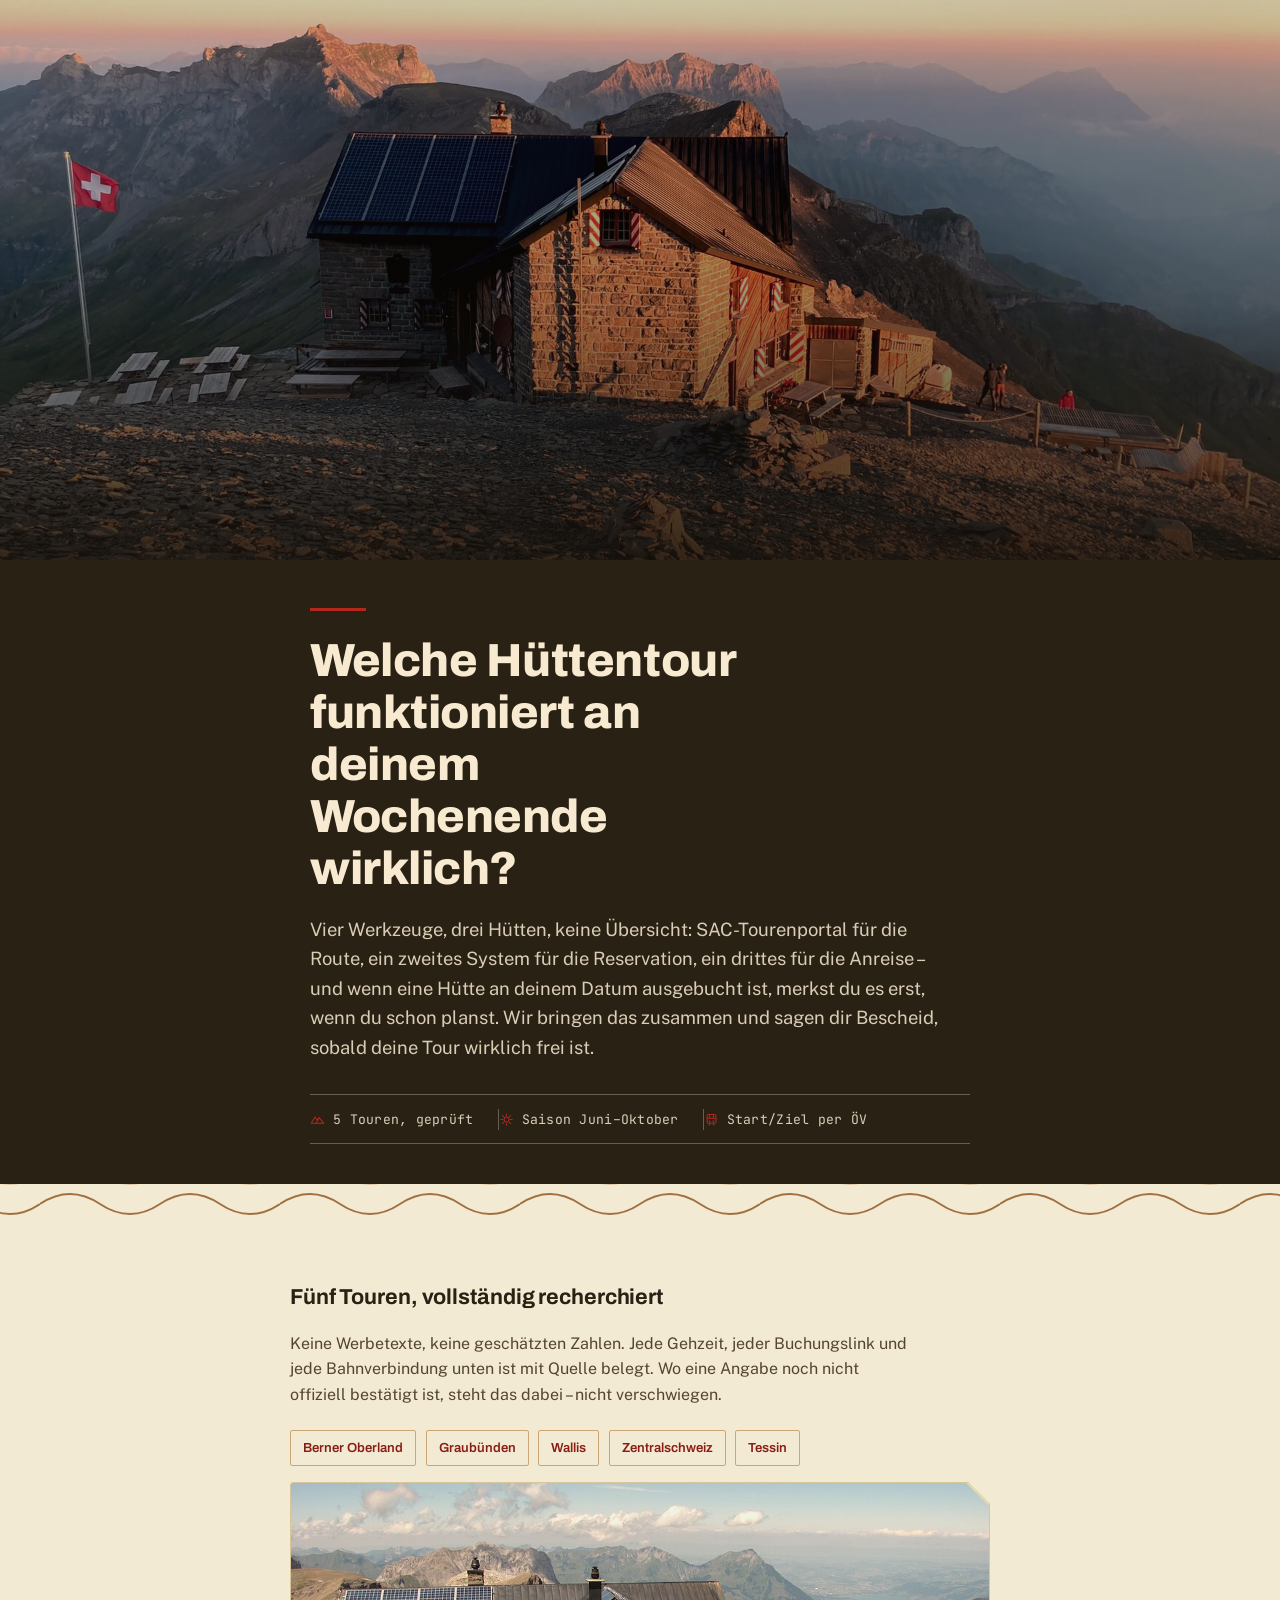
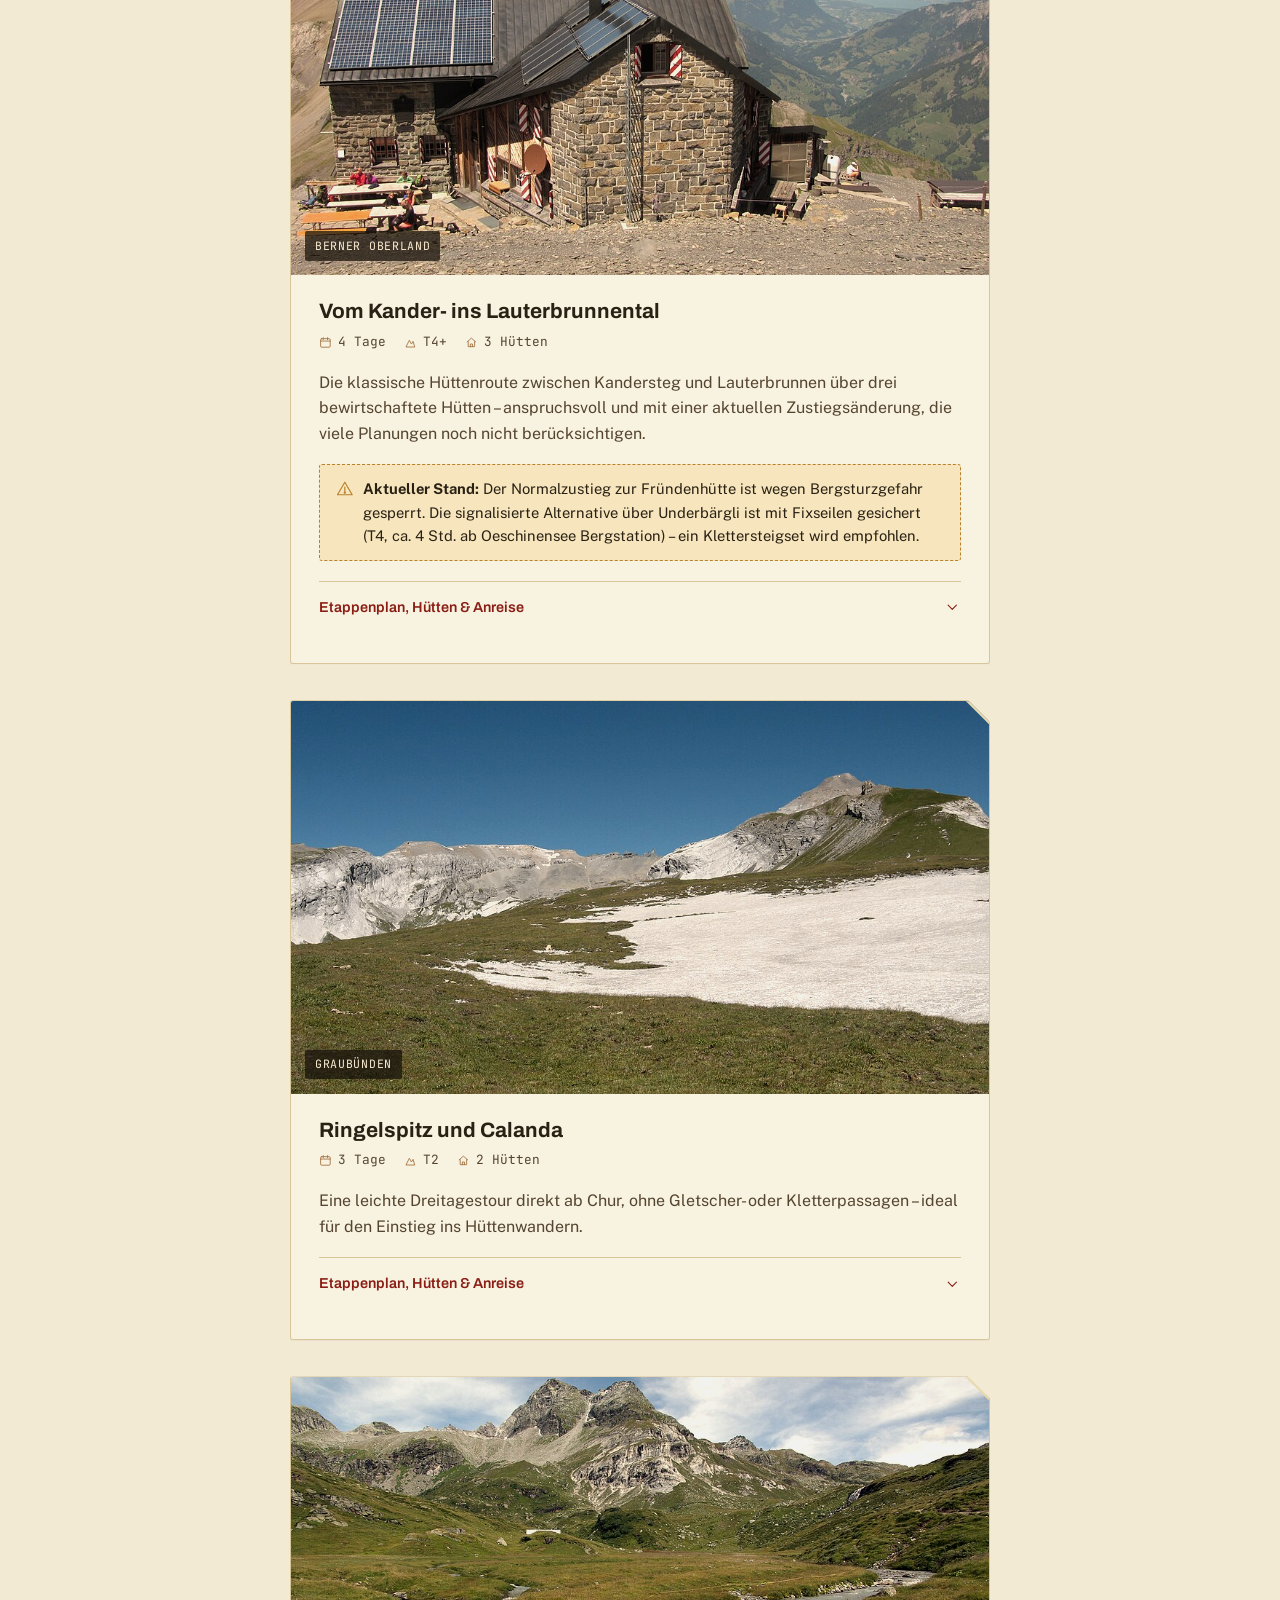
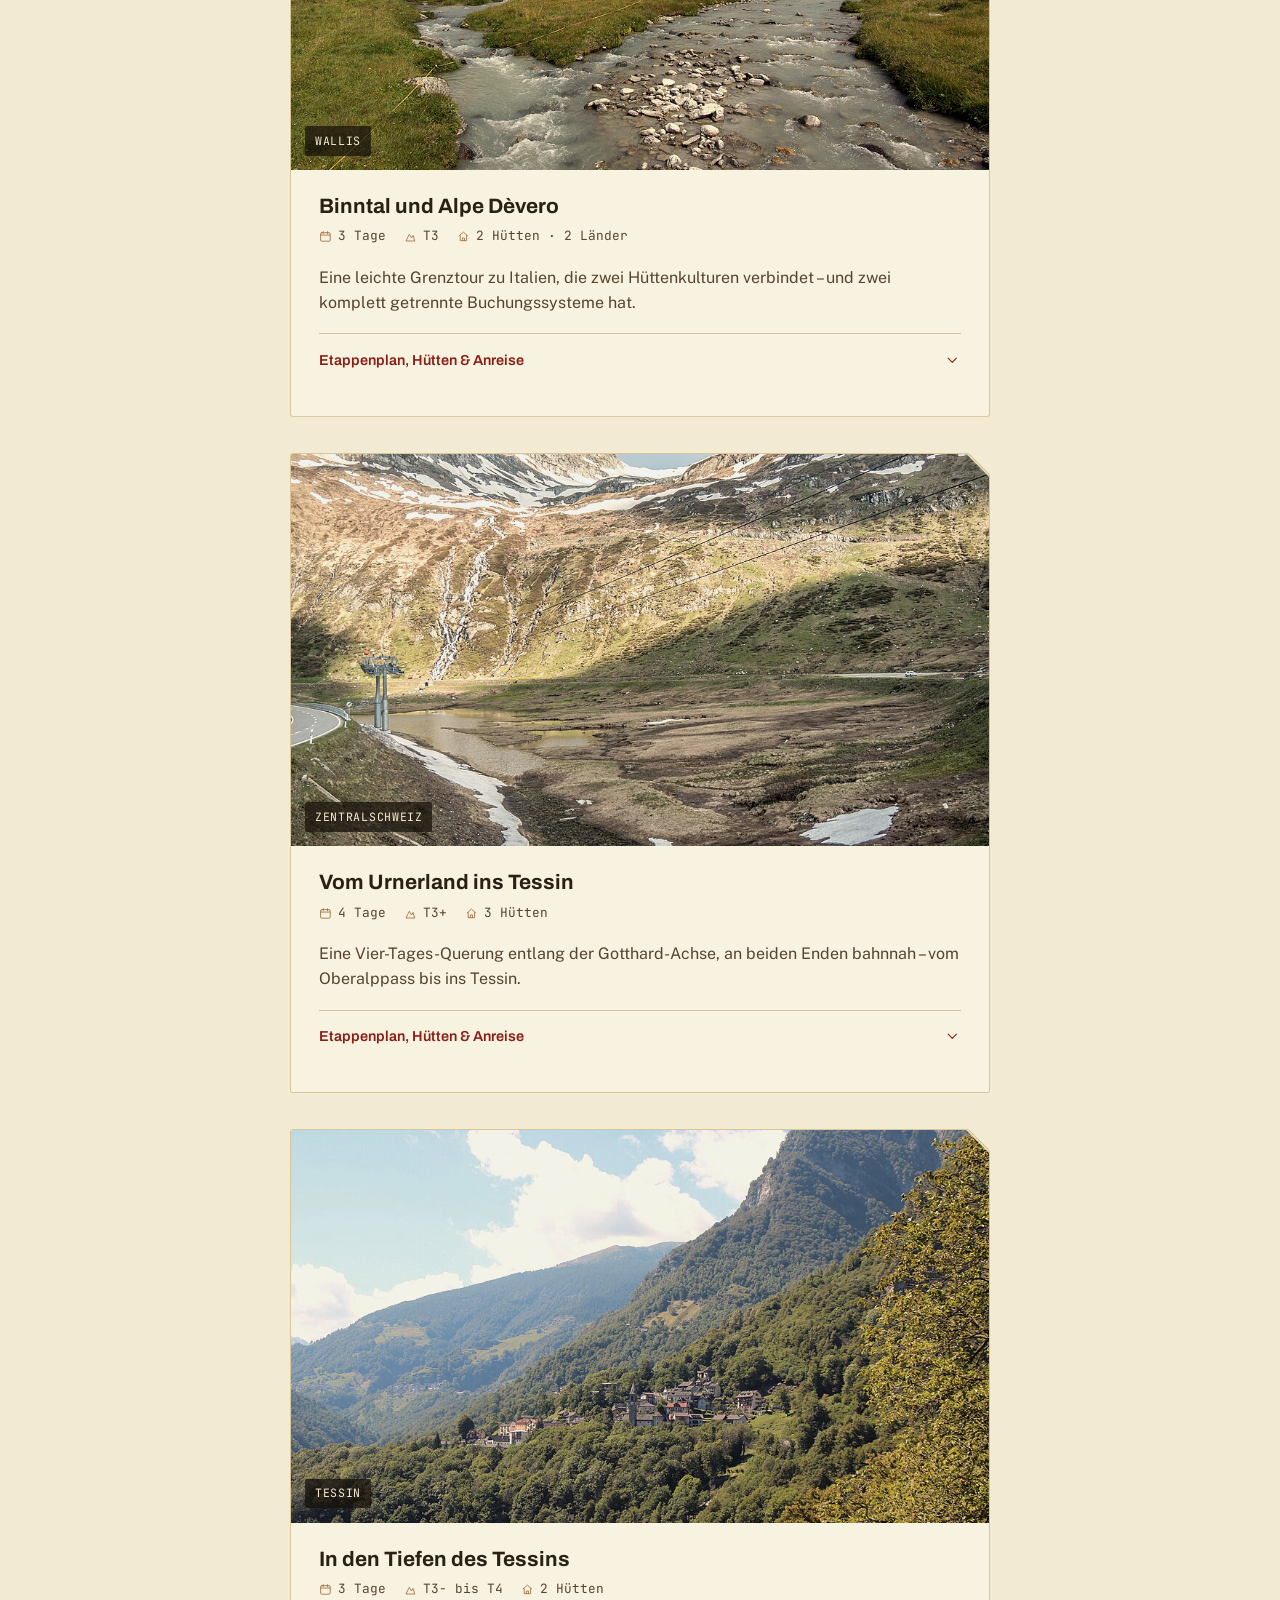
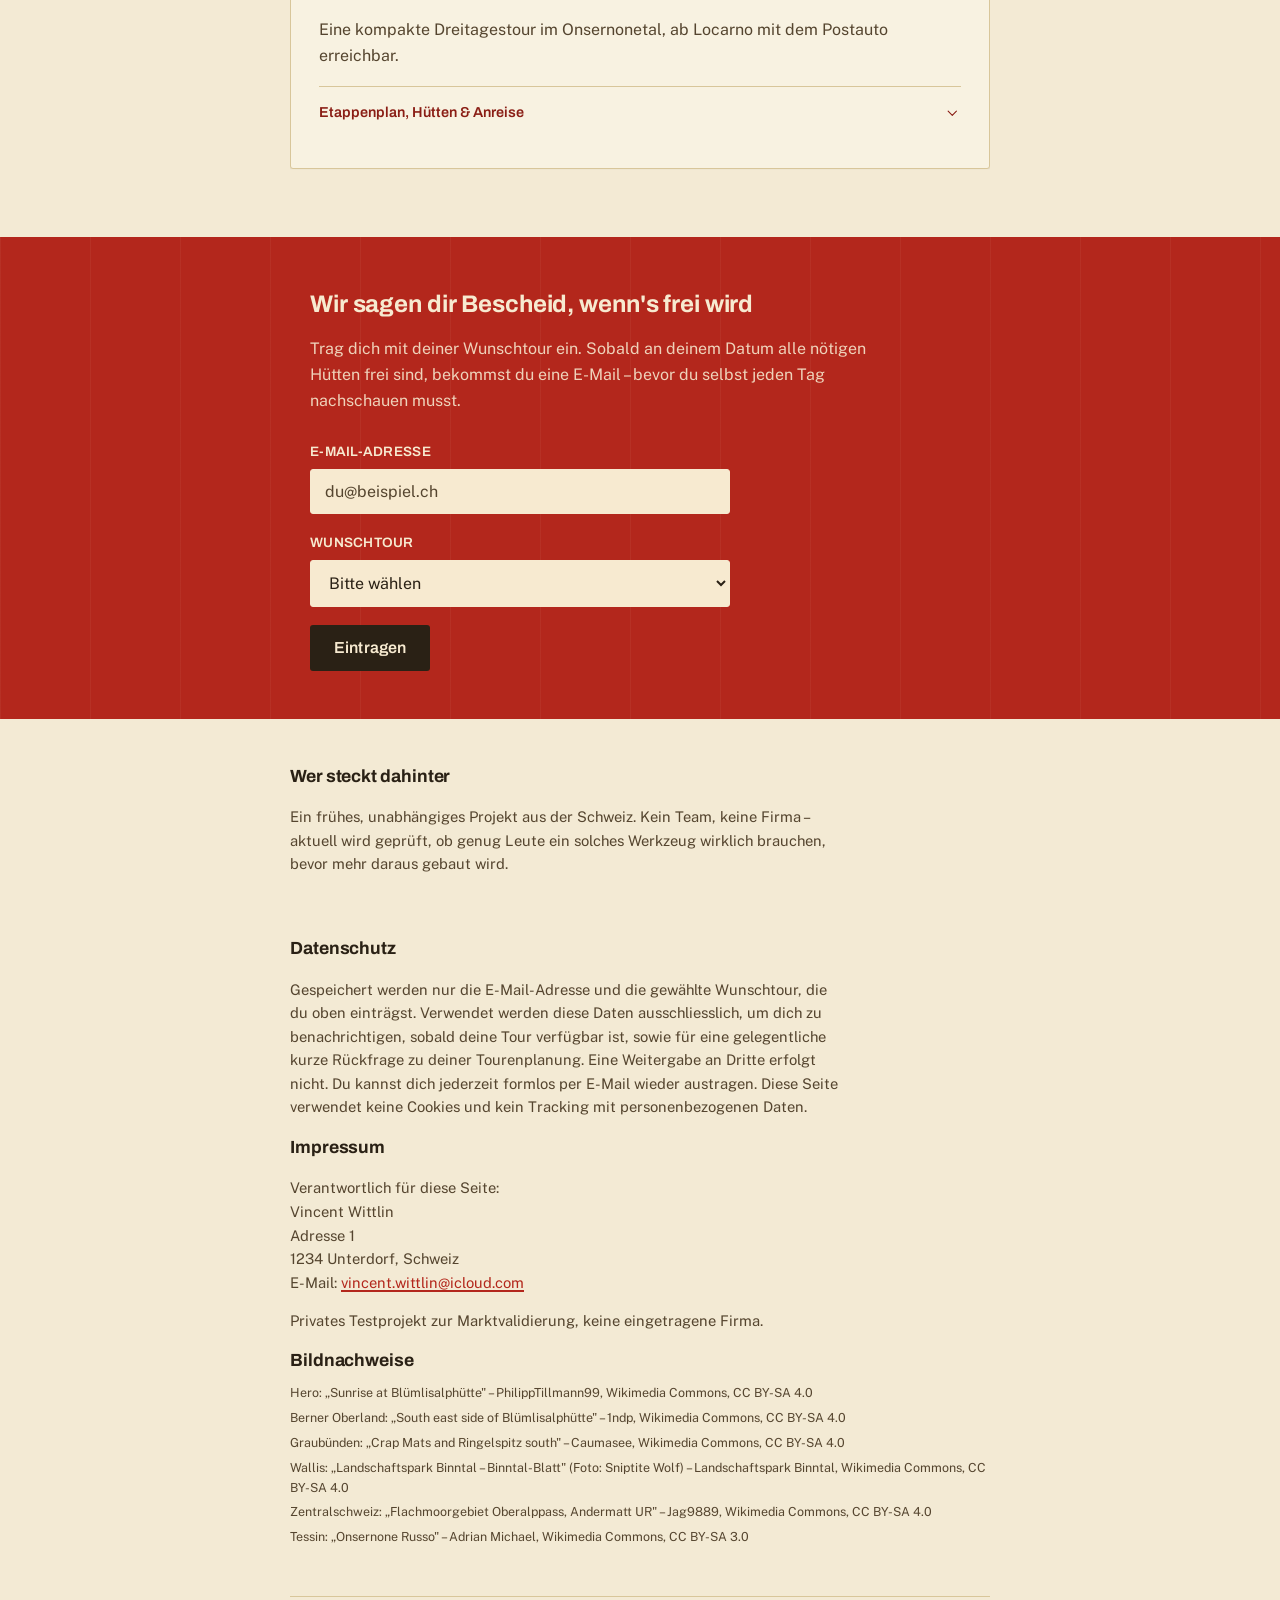
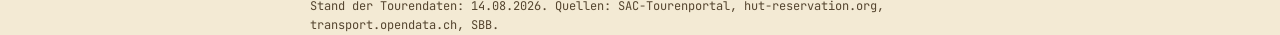
<file: index.html>
<!doctype html>
<html lang="de">
<head>
<meta charset="utf-8">
<meta name="viewport" content="width=device-width, initial-scale=1">
<title>Hüttentouren Schweiz – planbar nach Verfügbarkeit</title>
<meta name="description" content="Fünf geprüfte Schweizer Mehrtages-Hüttentouren mit ÖV-Anreise. Kostenlos einsehbar. Melde dich, sobald deine Wunschtour an deinem Datum frei ist.">
<link rel="icon" href="data:image/svg+xml,%3Csvg xmlns='http://www.w3.org/2000/svg' viewBox='0 0 24 24'%3E%3Crect width='24' height='24' fill='%23f3ead4'/%3E%3Cpath d='M2 18 L9 7 L13 13 L16 9 L22 18 Z' fill='none' stroke='%23b3271c' stroke-width='1.8' stroke-linejoin='round'/%3E%3C/svg%3E">
<link rel="preconnect" href="https://fonts.googleapis.com">
<link rel="preconnect" href="https://fonts.gstatic.com" crossorigin>
<link rel="stylesheet" href="styles.css">
<!-- Analytics: Cloudflare Web Analytics oder GoatCounter, ohne Cookies. Einbindung erst nach
     Einrichtung eines Accounts (siehe handoff.md Abschnitt 4) – noch nicht aktiv. -->
</head>
<body>
<!--
THESIS: The page reads as a Swiss national topographic map, not a travel-blog hero — it
refuses the generic big-mountain-photo-plus-gradient travel-marketing default.
OWN-WORLD: sand terrain paper, brown contour-line ink as structural rule, glacier-blue as a
functional secondary, one committed route-red reserved for the active path, CTA and price
accents. Archivo Expanded tracked caps for display, Archivo for UI/headings, Public Sans for
body, JetBrains Mono for every number (times, prices, T-grades, data chips).
STORY: visitor recognises the map language instantly, trusts the precision, sees their own
route problem solved as a marked path across real terrain, submits email to get notified.
FIRST VIEWPORT: hero as a hand-drawn contour field behind a tracked map-label headline, a
short route mark, lead paragraph, and a map-legend fact strip below it.
FORM: cartography / Landeskarte, candidate 3 of grounded list (assigned), seed key 157c5603.
Raise from declined orienteering challenger: a single committed accent reserved exclusively
for the active route, never mixed into the neutral terrain palette.
FINISH: unreviewed and undocumented is unfinished; this build ends with the finish review,
the verdict, and DESIGN.md.
-->

<svg class="icons" aria-hidden="true">
  <symbol id="icon-tours" viewBox="0 0 24 24"><path d="M2 18 L8 8 L11.5 13 L14.5 9 L22 18 Z"/><path d="M9.5 18 L13 12.5"/></symbol>
  <symbol id="icon-season" viewBox="0 0 24 24"><circle cx="12" cy="12" r="4"/><path d="M12 3v2.5M12 18.5V21M3 12h2.5M18.5 12H21M5.6 5.6l1.8 1.8M16.6 16.6l1.8 1.8M5.6 18.4l1.8-1.8M16.6 7.4l1.8-1.8"/></symbol>
  <symbol id="icon-transit" viewBox="0 0 24 24"><rect x="5" y="4" width="14" height="14" rx="2"/><path d="M5 10h14M9 4v6M15 4v6M8 21l1.5-3M16 21l-1.5-3"/><circle cx="9" cy="15" r="0.7" fill="currentColor"/><circle cx="15" cy="15" r="0.7" fill="currentColor"/></symbol>
  <symbol id="icon-hut" viewBox="0 0 24 24"><path d="M4 11 L12 4 L20 11"/><path d="M6 10.5V20h12V10.5"/><path d="M10 20v-5h4v5"/></symbol>
  <symbol id="icon-warn" viewBox="0 0 24 24"><path d="M12 3 L22 20 H2 Z"/><path d="M12 9.5v5"/><circle cx="12" cy="17" r="0.8" fill="currentColor"/></symbol>
  <symbol id="icon-days" viewBox="0 0 24 24"><rect x="3" y="5" width="18" height="16" rx="2"/><path d="M3 9.5h18M8 3v4M16 3v4"/></symbol>
  <symbol id="icon-grade" viewBox="0 0 24 24"><path d="M4 20 L10 8 L14 15 L17 10 L20 20 Z"/></symbol>
  <symbol id="icon-chevron" viewBox="0 0 24 24"><path d="M6 9 L12 15 L18 9"/></symbol>
</svg>

<header class="hero">
  <div class="hero-photo">
    <img src="images/hero-bluemlisalp.jpg" alt="Blüemlisalphütte SAC bei Sonnenaufgang, Blick auf Doldenhorn und Kiental" loading="eager">
  </div>
  <div class="hero-inner">
    <div class="container">
      <span class="kicker-route" aria-hidden="true"></span>
      <h1>Welche Hüttentour funktioniert an deinem Wochenende wirklich?</h1>
      <p class="lead">
        Vier Werkzeuge, drei Hütten, keine Übersicht: SAC-Tourenportal für die Route, ein zweites
        System für die Reservation, ein drittes für die Anreise – und wenn eine Hütte an deinem
        Datum ausgebucht ist, merkst du es erst, wenn du schon planst. Wir bringen das zusammen und
        sagen dir Bescheid, sobald deine Tour wirklich frei ist.
      </p>
      <div class="legend-strip">
        <span class="legend-item"><svg class="icon"><use href="#icon-tours"/></svg>5 Touren, geprüft</span>
        <span class="legend-item"><svg class="icon"><use href="#icon-season"/></svg>Saison Juni–Oktober</span>
        <span class="legend-item"><svg class="icon"><use href="#icon-transit"/></svg>Start/Ziel per ÖV</span>
      </div>
    </div>
  </div>
  <div class="contour-divider" aria-hidden="true"></div>
</header>

<section class="intro container stack">
  <h2>Fünf Touren, vollständig recherchiert</h2>
  <p>
    Keine Werbetexte, keine geschätzten Zahlen. Jede Gehzeit, jeder Buchungslink und jede
    Bahnverbindung unten ist mit Quelle belegt. Wo eine Angabe noch nicht offiziell bestätigt ist,
    steht das dabei – nicht verschwiegen.
  </p>
  <nav class="jump-nav" aria-label="Touren auf dieser Seite">
    <a href="#tour-1">Berner Oberland</a>
    <a href="#tour-2">Graubünden</a>
    <a href="#tour-3">Wallis</a>
    <a href="#tour-4">Zentralschweiz</a>
    <a href="#tour-5">Tessin</a>
  </nav>
</section>

<main class="tours container">

<!-- ============ TOUR 1 – BERNER OBERLAND ============ -->
<article class="tour-card" id="tour-1">
  <div class="tour-photo">
    <img src="images/tour-berner-oberland.jpg" alt="Blüemlisalphütte SAC mit Blick auf Thunersee und Kiental" loading="lazy">
    <span class="region-tag">Berner Oberland</span>
  </div>
  <div class="tour-card-body">
  <div class="tour-card-head">
    <h3>Vom Kander- ins Lauterbrunnental</h3>
  </div>
  <p class="tour-meta">
    <span><svg class="icon"><use href="#icon-days"/></svg>4 Tage</span>
    <span><svg class="icon"><use href="#icon-grade"/></svg>T4+</span>
    <span><svg class="icon"><use href="#icon-hut"/></svg>3 Hütten</span>
  </p>
  <p class="tour-hook">
    Die klassische Hüttenroute zwischen Kandersteg und Lauterbrunnen über drei bewirtschaftete
    Hütten – anspruchsvoll und mit einer aktuellen Zustiegsänderung, die viele Planungen noch
    nicht berücksichtigen.
  </p>
  <div class="warn-box">
    <svg class="icon"><use href="#icon-warn"/></svg>
    <div><strong>Aktueller Stand:</strong> Der Normalzustieg zur Fründenhütte ist wegen Bergsturzgefahr
    gesperrt. Die signalisierte Alternative über Underbärgli ist mit Fixseilen gesichert (T4,
    ca. 4 Std. ab Oeschinensee Bergstation) – ein Klettersteigset wird empfohlen.</div>
  </div>
  <details class="tour-detail-wrap">
    <summary class="tour-toggle">
      <span>Etappenplan, Hütten &amp; Anreise</span>
      <svg class="chevron icon"><use href="#icon-chevron"/></svg>
    </summary>
    <div class="tour-detail-inner">
      <div class="table-scroll">
      <table class="etappen">
        <thead><tr><th>Tag</th><th>Strecke</th><th>Gehzeit</th><th>Schwierigkeit</th></tr></thead>
        <tbody>
          <tr><td><span class="day-badge">1</span></td><td>Oeschinensee → Fründenhütte (Alternativroute Underbärgli)</td><td>ca. 4 h</td><td>T4</td></tr>
          <tr><td><span class="day-badge">2</span></td><td>Fründenhütte → Blüemlisalphütte</td><td>5–6 h</td><td>T4+</td></tr>
          <tr><td><span class="day-badge">3</span></td><td>Blüemlisalphütte → Gspaltenhornhütte</td><td>ca. 5 h 25*</td><td>T4</td></tr>
          <tr><td><span class="day-badge">4</span></td><td>Gspaltenhornhütte → Mürren (via Rotstockhütte)</td><td>ca. 2 h 40*</td><td>T3+</td></tr>
        </tbody>
      </table>
      </div>
      <p class="footnote">* Richtwert aus einer Drittquelle, noch nicht SAC-offiziell bestätigt.</p>
      <ul class="huetten-list">
        <li><svg class="icon"><use href="#icon-hut"/></svg><a href="https://www.hut-reservation.org/reservation/book-hut/19/wizard" target="_blank" rel="noopener">Fründenhütte SAC</a> – online buchbar</li>
        <li><svg class="icon"><use href="#icon-hut"/></svg><a href="https://www.hut-reservation.org/reservation/book-hut/1/wizard" target="_blank" rel="noopener">Blüemlisalphütte SAC</a> – online buchbar</li>
        <li><svg class="icon"><use href="#icon-hut"/></svg><a href="https://www.hut-reservation.org/reservation/book-hut/44/wizard" target="_blank" rel="noopener">Gspaltenhornhütte SAC</a> – online buchbar</li>
        <li><svg class="icon"><use href="#icon-hut"/></svg><a href="https://www.rotstockhuette.ch" target="_blank" rel="noopener">Rotstockhütte</a> – eigenes Buchungssystem</li>
      </ul>
      <div class="reise-grid">
        <div>Anreise ab Bern: 1 h 05, ca. CHF 36</div>
        <div>Anreise ab Zürich: 2 h 08, ca. CHF 67</div>
        <div>Anreise ab Basel: 2 h 10, ca. CHF 68</div>
        <div>Rückreise ab Mürren nach Bern: 1 h 57</div>
      </div>
      <p class="tour-facts">Saisonfenster: Juli–September. Startpunkt Kandersteg, vollständig mit ÖV erreichbar.</p>
    </div>
  </details>
  </div>
</article>

<!-- ============ TOUR 2 – GRAUBÜNDEN ============ -->
<article class="tour-card" id="tour-2">
  <div class="tour-photo">
    <img src="images/tour-graubuenden.jpg" alt="Crap Mats mit Blick auf den Ringelspitz, Graubünden" loading="lazy">
    <span class="region-tag">Graubünden</span>
  </div>
  <div class="tour-card-body">
  <div class="tour-card-head">
    <h3>Ringelspitz und Calanda</h3>
  </div>
  <p class="tour-meta">
    <span><svg class="icon"><use href="#icon-days"/></svg>3 Tage</span>
    <span><svg class="icon"><use href="#icon-grade"/></svg>T2</span>
    <span><svg class="icon"><use href="#icon-hut"/></svg>2 Hütten</span>
  </p>
  <p class="tour-hook">
    Eine leichte Dreitagestour direkt ab Chur, ohne Gletscher- oder Kletterpassagen – ideal für
    den Einstieg ins Hüttenwandern.
  </p>
  <details class="tour-detail-wrap">
    <summary class="tour-toggle">
      <span>Etappenplan, Hütten &amp; Anreise</span>
      <svg class="chevron icon"><use href="#icon-chevron"/></svg>
    </summary>
    <div class="tour-detail-inner">
      <div class="table-scroll">
      <table class="etappen">
        <thead><tr><th>Tag</th><th>Strecke</th><th>Gehzeit</th><th>Schwierigkeit</th></tr></thead>
        <tbody>
          <tr><td><span class="day-badge">1</span></td><td>Tamins → Ringelspitzhütte</td><td>3 h 45</td><td>T2</td></tr>
          <tr><td><span class="day-badge">2</span></td><td>Ringelspitzhütte → Calandahütte (via Kunkelspass)</td><td>5,5–6 h</td><td>T2</td></tr>
          <tr><td><span class="day-badge">3</span></td><td>Calandahütte → Haldenstein (via Funtanolja)</td><td>ca. 3–4 h*</td><td>T2</td></tr>
        </tbody>
      </table>
      </div>
      <p class="footnote">* Richtwert aus einer Drittquelle, noch nicht SAC-offiziell bestätigt.</p>
      <ul class="huetten-list">
        <li><svg class="icon"><use href="#icon-hut"/></svg><a href="https://www.sac-cas.ch/de/huetten-und-touren/sac-tourenportal/ringelspitzhuette-sac-2147000218/" target="_blank" rel="noopener">Ringelspitzhütte SAC</a> – online buchbar</li>
        <li><svg class="icon"><use href="#icon-hut"/></svg><a href="https://www.calandahuette.ch/reservierung/" target="_blank" rel="noopener">Calandahütte SAC</a> – eigenes Reservationsformular</li>
      </ul>
      <div class="reise-grid">
        <div>Anreise ab Zürich: 1 h 26, ca. CHF 40</div>
        <div>Anreise ab Basel: 2 h 31, ca. CHF 42</div>
        <div>Anreise ab Bern: wird noch geprüft</div>
        <div>Rückreise: Bus/Zug ab Haldenstein via Chur</div>
      </div>
      <p class="tour-facts">Saisonfenster: Juni–Oktober. Startpunkt Tamins, vollständig mit ÖV erreichbar.</p>
    </div>
  </details>
  </div>
</article>

<!-- ============ TOUR 3 – WALLIS ============ -->
<article class="tour-card" id="tour-3">
  <div class="tour-photo">
    <img src="images/tour-wallis.jpg" alt="Landschaftspark Binntal bei Binn-Blatt, Wallis" loading="lazy">
    <span class="region-tag">Wallis</span>
  </div>
  <div class="tour-card-body">
  <div class="tour-card-head">
    <h3>Binntal und Alpe Dèvero</h3>
  </div>
  <p class="tour-meta">
    <span><svg class="icon"><use href="#icon-days"/></svg>3 Tage</span>
    <span><svg class="icon"><use href="#icon-grade"/></svg>T3</span>
    <span><svg class="icon"><use href="#icon-hut"/></svg>2 Hütten · 2 Länder</span>
  </p>
  <p class="tour-hook">
    Eine leichte Grenztour zu Italien, die zwei Hüttenkulturen verbindet – und zwei komplett
    getrennte Buchungssysteme hat.
  </p>
  <details class="tour-detail-wrap">
    <summary class="tour-toggle">
      <span>Etappenplan, Hütten &amp; Anreise</span>
      <svg class="chevron icon"><use href="#icon-chevron"/></svg>
    </summary>
    <div class="tour-detail-inner">
      <div class="table-scroll">
      <table class="etappen">
        <thead><tr><th>Tag</th><th>Strecke</th><th>Gehzeit</th><th>Schwierigkeit</th></tr></thead>
        <tbody>
          <tr><td><span class="day-badge">1</span></td><td>Fäld (Binn) → Binntalhütte (via Freichi)</td><td>3 h</td><td>T2</td></tr>
          <tr><td><span class="day-badge">2</span></td><td>Binntalhütte → Rifugio Castiglioni (via Albrunpass)</td><td>2,5–3 h</td><td>T2</td></tr>
          <tr><td><span class="day-badge">3</span></td><td>Rifugio Castiglioni → Fäld (via Geisspfad)</td><td>wird noch bestätigt</td><td>T3</td></tr>
        </tbody>
      </table>
      </div>
      <ul class="huetten-list">
        <li><svg class="icon"><use href="#icon-hut"/></svg><a href="https://www.hut-reservation.org/reservation/book-hut/264/wizard?language=DE" target="_blank" rel="noopener">Binntalhütte SAC</a> – online buchbar</li>
        <li><svg class="icon"><use href="#icon-hut"/></svg><a href="https://www.rifugiocastiglioni.it/it/" target="_blank" rel="noopener">Rifugio Castiglioni</a> – italienische CAI-Hütte, nur Telefon/E-Mail</li>
      </ul>
      <div class="reise-grid">
        <div>Anreise ab Bern: 2 h 31–3 h 03, ca. CHF 53</div>
        <div>Anreise ab Zürich: 3 h 30–48, ca. CHF 97</div>
        <div>Anreise ab Basel: 3 h 34–44, ca. CHF 77</div>
        <div>Rückreise: Rundtour, zurück nach Fäld</div>
      </div>
      <p class="tour-facts">Saisonfenster: Juli–September (Binntalhütte). Startpunkt Fäld, Binn, vollständig mit ÖV erreichbar (Bahn + Postauto).</p>
    </div>
  </details>
  </div>
</article>

<!-- ============ TOUR 4 – ZENTRALSCHWEIZ ============ -->
<article class="tour-card" id="tour-4">
  <div class="tour-photo">
    <img src="images/tour-zentralschweiz.jpg" alt="Flachmoorgebiet am Oberalppass bei Andermatt" loading="lazy">
    <span class="region-tag">Zentralschweiz</span>
  </div>
  <div class="tour-card-body">
  <div class="tour-card-head">
    <h3>Vom Urnerland ins Tessin</h3>
  </div>
  <p class="tour-meta">
    <span><svg class="icon"><use href="#icon-days"/></svg>4 Tage</span>
    <span><svg class="icon"><use href="#icon-grade"/></svg>T3+</span>
    <span><svg class="icon"><use href="#icon-hut"/></svg>3 Hütten</span>
  </p>
  <p class="tour-hook">
    Eine Vier-Tages-Querung entlang der Gotthard-Achse, an beiden Enden bahnnah – vom Oberalppass
    bis ins Tessin.
  </p>
  <details class="tour-detail-wrap">
    <summary class="tour-toggle">
      <span>Etappenplan, Hütten &amp; Anreise</span>
      <svg class="chevron icon"><use href="#icon-chevron"/></svg>
    </summary>
    <div class="tour-detail-inner">
      <div class="table-scroll">
      <table class="etappen">
        <thead><tr><th>Tag</th><th>Strecke</th><th>Gehzeit</th><th>Schwierigkeit</th></tr></thead>
        <tbody>
          <tr><td><span class="day-badge">1</span></td><td>Oberalppass → Camona da Maighels (via Lai da Tuma)</td><td>2 h 30</td><td>T2</td></tr>
          <tr><td><span class="day-badge">2</span></td><td>Camona da Maighels → Capanna Cadlimo (via Passo Bornengo)</td><td>3–3,5 h</td><td>T3</td></tr>
          <tr><td><span class="day-badge">3</span></td><td>Capanna Cadlimo → Capanna Cadagno (via Bocchetta della Miniera)</td><td>3–4 h</td><td>T3+</td></tr>
          <tr><td><span class="day-badge">4</span></td><td>Capanna Cadagno → Carì (via Passo Predèlp)</td><td>bis zu 5–6 h*</td><td>T2</td></tr>
        </tbody>
      </table>
      </div>
      <p class="footnote">* SAC-Wert für die Gegenrichtung (Aufstieg); der Abstieg dürfte kürzer sein.</p>
      <ul class="huetten-list">
        <li><svg class="icon"><use href="#icon-hut"/></svg><a href="https://www.hut-reservation.org/reservation/book-hut/26/wizard" target="_blank" rel="noopener">Camona da Maighels CAS</a> – online buchbar</li>
        <li><svg class="icon"><use href="#icon-hut"/></svg><a href="https://www.sac-cas.ch/de/huetten-und-touren/sac-tourenportal/capanna-cadlimo-cas-2147000053/" target="_blank" rel="noopener">Capanna Cadlimo CAS</a> – online buchbar</li>
        <li><svg class="icon"><use href="#icon-hut"/></svg><a href="https://capannacadagno.ch/it/prenotazione" target="_blank" rel="noopener">Capanna Cadagno</a> – eigenes Reservationssystem</li>
      </ul>
      <div class="reise-grid">
        <div>Anreise ab Zürich: 2 h 54</div>
        <div>Anreise ab Bern: 3 h 52</div>
        <div>Anreise ab Basel: 4 h 48</div>
        <div>Rückreise ab Carì nach Zürich: 2 h 20</div>
      </div>
      <p class="tour-facts">Saisonfenster: bis Ende September (limitiert durch Capanna Cadagno). Startpunkt Oberalppass, vollständig mit ÖV erreichbar.</p>
    </div>
  </details>
  </div>
</article>

<!-- ============ TOUR 5 – TESSIN ============ -->
<article class="tour-card" id="tour-5">
  <div class="tour-photo">
    <img src="images/tour-tessin.jpg" alt="Dorf Russo im Onsernonetal, Tessin" loading="lazy">
    <span class="region-tag">Tessin</span>
  </div>
  <div class="tour-card-body">
  <div class="tour-card-head">
    <h3>In den Tiefen des Tessins</h3>
  </div>
  <p class="tour-meta">
    <span><svg class="icon"><use href="#icon-days"/></svg>3 Tage</span>
    <span><svg class="icon"><use href="#icon-grade"/></svg>T3- bis T4</span>
    <span><svg class="icon"><use href="#icon-hut"/></svg>2 Hütten</span>
  </p>
  <p class="tour-hook">
    Eine kompakte Dreitagestour im Onsernonetal, ab Locarno mit dem Postauto erreichbar.
  </p>
  <details class="tour-detail-wrap">
    <summary class="tour-toggle">
      <span>Etappenplan, Hütten &amp; Anreise</span>
      <svg class="chevron icon"><use href="#icon-chevron"/></svg>
    </summary>
    <div class="tour-detail-inner">
      <div class="table-scroll">
      <table class="etappen">
        <thead><tr><th>Tag</th><th>Strecke</th><th>Gehzeit</th><th>Schwierigkeit</th></tr></thead>
        <tbody>
          <tr><td><span class="day-badge">1</span></td><td>Vergeletto → Capanna Ribia</td><td>3–4 h</td><td>T3-</td></tr>
          <tr><td><span class="day-badge">2</span></td><td>Capanna Ribia → Capanna d'Alzasca (via Bocchetta di Doia)</td><td>4–5 h</td><td>T3-</td></tr>
          <tr><td><span class="day-badge">3</span></td><td>Capanna d'Alzasca → Cevio (via Bocchetta di Cansgei)</td><td>bis zu 6 h 30*</td><td>T3-</td></tr>
        </tbody>
      </table>
      </div>
      <p class="footnote">* SAC-Wert für die Gegenrichtung (Aufstieg); der Abstieg dürfte kürzer sein.</p>
      <ul class="huetten-list">
        <li><svg class="icon"><use href="#icon-hut"/></svg><a href="https://www.capanna-ribia.ch" target="_blank" rel="noopener">Capanna Ribia</a> – private Selbstversorgerhütte, eigenes System</li>
        <li><svg class="icon"><use href="#icon-hut"/></svg><a href="https://www.hut-reservation.org/reservation/book-hut/198/wizard" target="_blank" rel="noopener">Capanna d'Alzasca CAS</a> – online buchbar</li>
      </ul>
      <div class="reise-grid">
        <div>Anreise ab Zürich: 3 h 09, ca. CHF 81 (CHF 40 mit Halbtax)</div>
        <div>Anreise ab Bern: 4 h 12, ca. CHF 97</div>
        <div>Anreise ab Basel: 4 h 10, ca. CHF 97</div>
        <div>Rückreise ab Cevio nach Locarno: ca. 41 Min.</div>
      </div>
      <p class="tour-facts">Saisonfenster: Capanna d'Alzasca 17.05.–23.10. bewirtschaftet. Startpunkt Vergeletto, vollständig mit ÖV erreichbar (Bahn + Postauto).</p>
    </div>
  </details>
  </div>
</article>

</main>

<section class="offer">
  <div class="container">
    <h2>Wir sagen dir Bescheid, wenn's frei wird</h2>
    <p>
      Trag dich mit deiner Wunschtour ein. Sobald an deinem Datum alle nötigen Hütten frei sind,
      bekommst du eine E-Mail – bevor du selbst jeden Tag nachschauen musst.
    </p>
    <form class="signup" action="https://formspree.io/f/xgawzrpb" method="POST" id="signup-form">
      <div>
        <label for="email">E-Mail-Adresse</label>
        <input type="email" id="email" name="email" required placeholder="du@beispiel.ch">
      </div>
      <div>
        <label for="tour">Wunschtour</label>
        <select id="tour" name="tour" required>
          <option value="">Bitte wählen</option>
          <option value="berner-oberland">Berner Oberland – Kander- ins Lauterbrunnental</option>
          <option value="graubuenden">Graubünden – Ringelspitz und Calanda</option>
          <option value="wallis">Wallis – Binntal und Alpe Dèvero</option>
          <option value="zentralschweiz">Zentralschweiz – Urnerland ins Tessin</option>
          <option value="tessin">Tessin – In den Tiefen des Tessins</option>
          <option value="andere">Andere / noch unentschieden</option>
        </select>
      </div>
      <input type="hidden" name="_next" value="danke.html">
      <button type="submit">Eintragen</button>
    </form>
  </div>
</section>

<section class="about container stack">
  <h2>Wer steckt dahinter</h2>
  <p>
    Ein frühes, unabhängiges Projekt aus der Schweiz. Kein Team, keine Firma – aktuell wird
    geprüft, ob genug Leute ein solches Werkzeug wirklich brauchen, bevor mehr daraus gebaut wird.
  </p>
</section>

<section class="legal container stack">
  <h2>Datenschutz</h2>
  <p>
    Gespeichert werden nur die E-Mail-Adresse und die gewählte Wunschtour, die du oben einträgst.
    Verwendet werden diese Daten ausschliesslich, um dich zu benachrichtigen, sobald deine Tour
    verfügbar ist, sowie für eine gelegentliche kurze Rückfrage zu deiner Tourenplanung. Eine
    Weitergabe an Dritte erfolgt nicht. Du kannst dich jederzeit formlos per E-Mail wieder
    austragen. Diese Seite verwendet keine Cookies und kein Tracking mit personenbezogenen Daten.
  </p>
  <h2>Impressum</h2>
  <p>
    Verantwortlich für diese Seite:<br>
    Vincent Wittlin<br>
    Adresse 1<br>
    1234 Unterdorf, Schweiz<br>
    E-Mail: <a href="mailto:vincent.wittlin@icloud.com">vincent.wittlin@icloud.com</a>
  </p>
  <p>Privates Testprojekt zur Marktvalidierung, keine eingetragene Firma.</p>
  <h2>Bildnachweise</h2>
  <ul class="credits">
    <li>Hero: „Sunrise at Blümlisalphütte" – PhilippTillmann99, Wikimedia Commons, CC BY-SA 4.0</li>
    <li>Berner Oberland: „South east side of Blümlisalphütte" – 1ndp, Wikimedia Commons, CC BY-SA 4.0</li>
    <li>Graubünden: „Crap Mats and Ringelspitz south" – Caumasee, Wikimedia Commons, CC BY-SA 4.0</li>
    <li>Wallis: „Landschaftspark Binntal – Binntal-Blatt" (Foto: Sniptite Wolf) – Landschaftspark Binntal, Wikimedia Commons, CC BY-SA 4.0</li>
    <li>Zentralschweiz: „Flachmoorgebiet Oberalppass, Andermatt UR" – Jag9889, Wikimedia Commons, CC BY-SA 4.0</li>
    <li>Tessin: „Onsernone Russo" – Adrian Michael, Wikimedia Commons, CC BY-SA 3.0</li>
  </ul>
</section>

<footer class="container">
  <p>Stand der Tourendaten: 14.08.2026. Quellen: SAC-Tourenportal, hut-reservation.org,
  transport.opendata.ch, SBB.</p>
</footer>

<script>
document.getElementById('signup-form').addEventListener('submit', function () {
  var btn = this.querySelector('button[type="submit"]');
  btn.disabled = true;
  btn.textContent = 'Wird gesendet …';
});
</script>

</body>
</html>
</file>
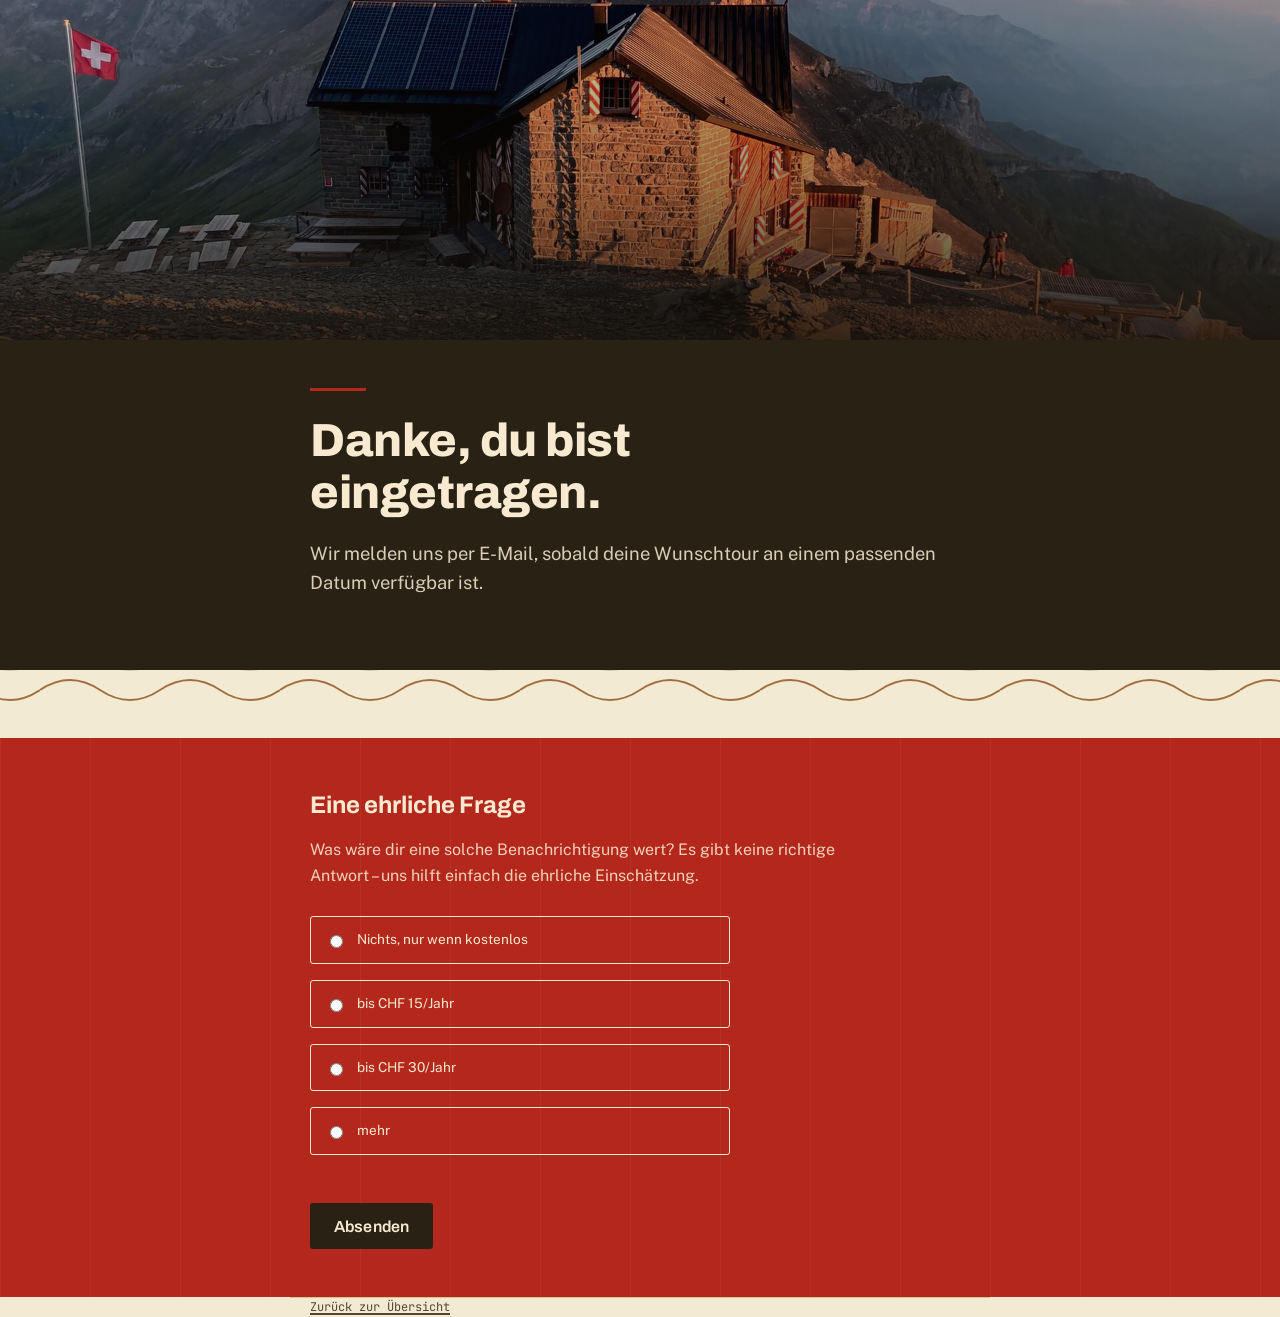
<file: danke.html>
<!doctype html>
<html lang="de">
<head>
<meta charset="utf-8">
<meta name="viewport" content="width=device-width, initial-scale=1">
<title>Danke – Hüttentouren Schweiz</title>
<link rel="icon" href="data:image/svg+xml,%3Csvg xmlns='http://www.w3.org/2000/svg' viewBox='0 0 24 24'%3E%3Crect width='24' height='24' fill='%23f3ead4'/%3E%3Cpath d='M2 18 L9 7 L13 13 L16 9 L22 18 Z' fill='none' stroke='%23b3271c' stroke-width='1.8' stroke-linejoin='round'/%3E%3C/svg%3E">
<link rel="preconnect" href="https://fonts.googleapis.com">
<link rel="preconnect" href="https://fonts.gstatic.com" crossorigin>
<link rel="stylesheet" href="styles.css">
</head>
<body>

<header class="hero">
  <div class="hero-photo hero-photo--compact">
    <img src="images/hero-bluemlisalp.jpg" alt="Blüemlisalphütte SAC bei Sonnenaufgang" loading="eager">
  </div>
  <div class="hero-inner">
    <div class="container">
      <span class="kicker-route" aria-hidden="true"></span>
      <h1>Danke, du bist eingetragen.</h1>
      <p class="lead">
        Wir melden uns per E-Mail, sobald deine Wunschtour an einem passenden Datum verfügbar ist.
      </p>
    </div>
  </div>
  <div class="contour-divider" aria-hidden="true"></div>
</header>

<section class="offer">
  <div class="container">
    <h2>Eine ehrliche Frage</h2>
    <p>
      Was wäre dir eine solche Benachrichtigung wert? Es gibt keine richtige Antwort – uns hilft
      einfach die ehrliche Einschätzung.
    </p>
    <form class="signup" action="https://formspree.io/f/xppalkog" method="POST">
      <div class="price-options">
        <label><input type="radio" name="preis" value="nichts" required> Nichts, nur wenn kostenlos</label>
        <label><input type="radio" name="preis" value="bis15"> bis CHF 15/Jahr</label>
        <label><input type="radio" name="preis" value="bis30"> bis CHF 30/Jahr</label>
        <label><input type="radio" name="preis" value="mehr"> mehr</label>
      </div>
      <button type="submit">Absenden</button>
    </form>
  </div>
</section>

<footer class="container">
  <p><a href="index.html">Zurück zur Übersicht</a></p>
</footer>

</body>
</html>
</file>
<file: styles.css>
/* Gestaltungswelt: Schweizer Landeskarte (swisstopo). Terrainpapier, Höhenlinien-Textur,
   eine einzige Routenfarbe für Aktion/Auswahl. Siehe Richtungsvertrag in index.html. */

@import url('https://fonts.googleapis.com/css2?family=Archivo+Expanded:wght@700;800&family=Archivo:wght@500;600;700&family=Public+Sans:wght@400;500;600&family=JetBrains+Mono:wght@400;500;700&display=swap');

:root {
  --paper: #f3ead4;
  --paper-deep: #e8daae;
  --card-bg: #f8f2e1;
  --ink: #2a2115;
  --ink-soft: #55452f;
  --contour: #a2703f;
  --contour-soft: #cba677;
  --water: #1c6c88;
  --route: #b3271c;
  --route-deep: #8a1e15;
  --on-route: #f7ead0;
  --border: #d8c69a;
  --warn-bg: #f7e6bd;
  --warn-border: #b9812c;
  --content-width: 700px;
  --wide-width: 1040px;
  --radius: 3px;
}

* { box-sizing: border-box; }

::selection { background: var(--route); color: var(--on-route); }

body {
  margin: 0;
  font-family: "Public Sans", -apple-system, BlinkMacSystemFont, "Segoe UI", sans-serif;
  color: var(--ink);
  background: var(--paper);
  line-height: 1.6;
  -webkit-font-smoothing: antialiased;
}

.container {
  max-width: var(--content-width);
  margin: 0 auto;
  padding: 0 1.25rem;
}

.container-wide {
  max-width: var(--wide-width);
  margin: 0 auto;
  padding: 0 1.25rem;
}

h1, h2, h3 {
  font-family: "Archivo", sans-serif;
  font-weight: 700;
  color: var(--ink);
  margin: 0;
}

a { color: var(--route); text-decoration-thickness: 1.5px; text-underline-offset: 2px; }
a:hover { color: var(--route-deep); }

a:focus-visible, button:focus-visible, input:focus-visible, select:focus-visible {
  outline: 2.5px solid var(--route);
  outline-offset: 2px;
}

input, select, button { accent-color: var(--route); }
input, select { caret-color: var(--route); }

/* ---------- Icon sprite ---------- */
.icons { position: absolute; width: 0; height: 0; overflow: hidden; }
.icon { width: 1em; height: 1em; stroke: currentColor; fill: none; stroke-width: 1.6; stroke-linecap: round; stroke-linejoin: round; vertical-align: -0.15em; }

/* ---------- Hero ---------- */
header.hero {
  position: relative;
  background: var(--ink);
}

.hero-photo {
  position: relative;
  min-height: min(64vh, 560px);
  display: flex;
  align-items: flex-end;
  overflow: hidden;
}

.hero-photo img {
  position: absolute;
  inset: 0;
  width: 100%;
  height: 100%;
  object-fit: cover;
  object-position: center 60%;
  filter: sepia(0.3) saturate(1.2) hue-rotate(-8deg) contrast(1.06) brightness(0.88);
}

.hero-photo--compact { min-height: min(38vh, 340px); }

.hero-photo::after {
  content: "";
  position: absolute;
  inset: 0;
  background: linear-gradient(180deg, rgba(23, 17, 10, 0.1) 0%, rgba(23, 17, 10, 0.35) 55%, rgba(23, 17, 10, 0.86) 100%);
}

.hero-inner {
  position: relative;
  z-index: 1;
  padding: 3rem 0 2.5rem;
  color: var(--on-route);
}

.hero .kicker-route {
  display: block;
  width: 3.5rem;
  height: 3px;
  background: var(--route);
  margin-bottom: 1.5rem;
}

h1 {
  font-family: "Archivo Expanded", "Archivo", sans-serif;
  font-weight: 800;
  font-size: clamp(1.9rem, 4.2vw, 2.9rem);
  line-height: 1.12;
  letter-spacing: -0.01em;
  max-width: 15ch;
  margin-bottom: 1.25rem;
}

header.hero h1 { color: var(--on-route); }

.lead {
  font-size: 1.15rem;
  color: var(--ink-soft);
  max-width: 58ch;
  margin: 0 0 2rem;
}

header.hero .lead { color: rgba(247, 234, 208, 0.86); }

.legend-strip {
  display: flex;
  flex-wrap: wrap;
  gap: 0.5rem 0;
  border-top: 1px solid rgba(247, 234, 208, 0.3);
  border-bottom: 1px solid rgba(247, 234, 208, 0.3);
  padding: 0.85rem 0;
}

.legend-item {
  display: flex;
  align-items: center;
  gap: 0.5rem;
  font-family: "JetBrains Mono", monospace;
  font-size: 0.82rem;
  letter-spacing: 0.02em;
  color: rgba(247, 234, 208, 0.86);
  padding-right: 1.5rem;
  border-right: 1px solid rgba(247, 234, 208, 0.3);
}
.legend-item:last-child { border-right: none; padding-right: 0; }
.legend-item .icon { color: var(--route); width: 1.15em; height: 1.15em; }

/* Crisp, fixed-tile contour texture -- a background pattern, never a
   viewBox-stretched vector, so it can never distort or pixelate. */
.contour-divider {
  height: 3.25rem;
  background-image: url("data:image/svg+xml,%3Csvg xmlns='http://www.w3.org/2000/svg' viewBox='0 0 240 120'%3E%3Cpath d='M0 88 Q30 68 60 88 T120 88 T180 88 T240 88' fill='none' stroke='%23a2703f' stroke-width='2'/%3E%3Cpath d='M0 58 Q30 38 60 58 T120 58 T180 58 T240 58' fill='none' stroke='%23cba677' stroke-width='1.6' opacity='0.8'/%3E%3Cpath d='M0 28 Q30 13 60 28 T120 28 T180 28 T240 28' fill='none' stroke='%23cba677' stroke-width='1.2' opacity='0.5'/%3E%3C/svg%3E");
  background-repeat: repeat-x;
  background-size: 240px 120px;
  background-position: bottom center;
  background-color: var(--paper);
}

/* ---------- Intro ---------- */
section.intro { padding: 2.75rem 0 0.5rem; }

section.intro h2 { font-size: 1.35rem; margin-bottom: 0.9rem; }
section.intro p { max-width: 62ch; color: var(--ink-soft); }

.jump-nav {
  display: flex;
  flex-wrap: wrap;
  gap: 0.6rem;
  margin-top: 1.4rem;
}
.jump-nav a {
  font-family: "Archivo", sans-serif;
  font-weight: 600;
  font-size: 0.82rem;
  color: var(--route-deep);
  text-decoration: none;
  border: 1.5px solid var(--contour-soft);
  border-radius: 2px;
  padding: 0.4rem 0.75rem;
  transition: border-color 0.15s ease, background 0.15s ease;
}
.jump-nav a:hover, .jump-nav a:focus-visible {
  border-color: var(--route);
  background: var(--card-bg);
}

h2 {
  font-size: 1.35rem;
  letter-spacing: -0.005em;
}

.section-heading {
  display: flex;
  align-items: baseline;
  gap: 0.75rem;
  margin: 3rem 0 1.25rem;
}
.section-heading::after {
  content: "";
  flex: 1;
  height: 1px;
  background: repeating-linear-gradient(90deg, var(--contour-soft) 0 6px, transparent 6px 11px);
  transform: translateY(-0.3em);
}

/* ---------- Tour cards ---------- */
main.tours { padding: 0.5rem 0 1rem; }

.tour-card {
  position: relative;
  background: var(--card-bg);
  border: 1px solid var(--border);
  border-radius: var(--radius);
  padding: 0;
  margin-bottom: 2.25rem;
  clip-path: polygon(0 0, calc(100% - 22px) 0, 100% 22px, 100% 100%, 0 100%);
  box-shadow: 0 1px 3px rgba(42, 33, 22, 0.07), 0 6px 14px rgba(42, 33, 22, 0.05);
  overflow: hidden;
}

.tour-card::before {
  content: "";
  position: absolute;
  top: 0; right: 0;
  width: 22px; height: 22px;
  background: var(--paper-deep);
  clip-path: polygon(0 0, 100% 0, 100% 100%);
  border-bottom: 1px solid var(--border);
  border-left: 1px solid var(--border);
  z-index: 2;
}

.tour-photo {
  position: relative;
  aspect-ratio: 16 / 9;
  background: var(--paper-deep);
}

.tour-photo img {
  width: 100%;
  height: 100%;
  object-fit: cover;
  display: block;
  filter: sepia(0.25) saturate(1.15) hue-rotate(-6deg) contrast(1.04) brightness(0.95);
}

.region-tag {
  position: absolute;
  left: 0.9rem;
  bottom: 0.9rem;
  background: rgba(23, 17, 10, 0.72);
  color: var(--on-route);
  font-family: "JetBrains Mono", monospace;
  font-size: 0.72rem;
  letter-spacing: 0.06em;
  text-transform: uppercase;
  padding: 0.35rem 0.6rem;
  border-radius: 2px;
}

.tour-card-body {
  padding: 1.5rem 1.75rem 1.85rem;
}

.tour-card-head {
  display: flex;
  justify-content: space-between;
  align-items: flex-start;
  gap: 1rem;
  flex-wrap: wrap;
  margin-bottom: 0.4rem;
}

.tour-card h3 {
  font-size: 1.3rem;
  line-height: 1.25;
  max-width: 34ch;
}

.tour-meta {
  display: flex;
  flex-wrap: wrap;
  gap: 0 1.1rem;
  font-family: "JetBrains Mono", monospace;
  font-size: 0.8rem;
  color: var(--ink-soft);
  margin: 0 0 1.1rem;
}
.tour-meta span { display: inline-flex; align-items: center; gap: 0.4rem; }
.tour-meta .icon { color: var(--contour); }

.tour-hook {
  margin: 0 0 1.1rem;
  color: var(--ink-soft);
}

.warn-box {
  background: var(--warn-bg);
  border: 1px dashed var(--warn-border);
  border-radius: var(--radius);
  padding: 0.75rem 1rem;
  font-size: 0.92rem;
  margin: 0 0 1.25rem;
  display: flex;
  gap: 0.6rem;
}
.warn-box .icon { flex-shrink: 0; margin-top: 0.2em; color: var(--warn-border); width: 1.2em; height: 1.2em; }

.table-scroll {
  overflow-x: auto;
  margin: 0 0 0.4rem;
  border-top: 1px solid var(--border);
}

table.etappen {
  width: 100%;
  min-width: 460px;
  border-collapse: collapse;
  font-size: 0.88rem;
}

table.etappen th, table.etappen td {
  text-align: left;
  padding: 0.6rem 0.6rem 0.6rem 0;
  border-bottom: 1px solid var(--border);
  vertical-align: top;
}

table.etappen th {
  font-family: "Archivo", sans-serif;
  font-weight: 600;
  font-size: 0.72rem;
  letter-spacing: 0.06em;
  text-transform: uppercase;
  color: var(--ink-soft);
}

table.etappen td:nth-child(1) {
  width: 2.4rem;
}

.day-badge {
  display: inline-flex;
  align-items: center;
  justify-content: center;
  width: 1.6rem;
  height: 1.6rem;
  border-radius: 50%;
  background: var(--route);
  color: var(--on-route);
  font-family: "JetBrains Mono", monospace;
  font-weight: 700;
  font-size: 0.78rem;
}

table.etappen td:nth-child(3), table.etappen td:nth-child(4) {
  font-family: "JetBrains Mono", monospace;
  font-size: 0.85rem;
  white-space: nowrap;
}

.footnote {
  font-size: 0.8rem;
  color: var(--ink-soft);
  margin: 0.6rem 0 1.25rem;
  font-style: italic;
}

.huetten-list {
  list-style: none;
  margin: 0 0 1.25rem;
  padding: 0;
  display: flex;
  flex-direction: column;
  gap: 0.45rem;
}
.huetten-list li {
  display: flex;
  align-items: baseline;
  gap: 0.55rem;
  font-size: 0.92rem;
}
.huetten-list .icon { flex-shrink: 0; color: var(--contour); width: 1.05em; height: 1.05em; transform: translateY(0.15em); }

.reise-grid {
  display: grid;
  grid-template-columns: repeat(auto-fit, minmax(160px, 1fr));
  gap: 0;
  font-family: "JetBrains Mono", monospace;
  font-size: 0.82rem;
  color: var(--ink-soft);
  margin: 0 0 1rem;
  border: 1px solid var(--border);
  border-radius: var(--radius);
  overflow: hidden;
}
.reise-grid div {
  padding: 0.55rem 0.75rem;
  border-bottom: 1px solid var(--border);
  border-right: 1px solid var(--border);
}
.reise-grid div:nth-last-child(-n+2) { border-bottom: none; }

.tour-facts {
  font-size: 0.85rem;
  color: var(--ink-soft);
}

/* ---------- Disclosure (Etappenplan etc.) ---------- */
summary.tour-toggle {
  list-style: none;
  cursor: pointer;
  display: flex;
  align-items: center;
  justify-content: space-between;
  gap: 0.75rem;
  font-family: "Archivo", sans-serif;
  font-weight: 600;
  font-size: 0.9rem;
  color: var(--route-deep);
  padding: 0.9rem 0;
  border-top: 1px solid var(--border);
  margin-top: 0.35rem;
  -webkit-tap-highlight-color: transparent;
}
summary.tour-toggle::-webkit-details-marker { display: none; }
summary.tour-toggle::marker { content: ""; }
summary.tour-toggle:active { opacity: 0.65; }

.tour-detail-wrap[open] summary.tour-toggle { color: var(--ink); }

.chevron {
  width: 1.15em;
  height: 1.15em;
  flex-shrink: 0;
  transition: transform 0.25s cubic-bezier(0.16, 1, 0.3, 1);
}
.tour-detail-wrap[open] .chevron { transform: rotate(180deg); }

.tour-detail-inner { padding-top: 1.1rem; }

@starting-style {
  .tour-detail-wrap[open] .tour-detail-inner { opacity: 0; }
}
.tour-detail-wrap[open] .tour-detail-inner {
  opacity: 1;
  transition: opacity 0.4s ease;
}

@media (prefers-reduced-motion: reduce) {
  .chevron { transition: none; }
  .tour-detail-wrap[open] .tour-detail-inner { transition: none; }
}

/* ---------- Offer band ---------- */
section.offer {
  background: var(--route);
  background-image:
    repeating-linear-gradient(90deg, rgba(247,234,208,0.05) 0 1px, transparent 1px 90px);
  color: var(--on-route);
  padding: 3rem 0;
  margin: 1rem 0 0;
}

section.offer h2 { color: var(--on-route); font-size: 1.5rem; }
section.offer > .container > p { color: rgba(247,234,208,0.88); max-width: 56ch; margin: 0.8rem 0 1.75rem; }

form.signup {
  display: flex;
  flex-direction: column;
  gap: 1.1rem;
  max-width: 420px;
}

label {
  font-size: 0.85rem;
  font-weight: 600;
  font-family: "Archivo", sans-serif;
  letter-spacing: 0.02em;
  text-transform: uppercase;
  color: var(--on-route);
  display: block;
  margin-bottom: 0.4rem;
}

input[type="email"], select {
  width: 100%;
  padding: 0.75rem 0.85rem;
  border: 1.5px solid var(--on-route);
  border-radius: var(--radius);
  font-size: 1rem;
  font-family: "Public Sans", sans-serif;
  background: var(--on-route);
  color: var(--ink);
}
input[type="email"]::placeholder { color: var(--ink-soft); }

input:invalid:not(:placeholder-shown) { border-color: #5a1710; }

button {
  background: var(--ink);
  color: var(--on-route);
  border: none;
  border-radius: var(--radius);
  padding: 0.9rem 1.5rem;
  font-size: 1rem;
  font-family: "Archivo", sans-serif;
  font-weight: 600;
  letter-spacing: 0.01em;
  cursor: pointer;
  width: fit-content;
  transition: transform 0.15s ease, background 0.15s ease;
}
button:hover { background: #40331f; transform: translateY(-1px); }
button:active { transform: translateY(0); }
button:disabled { opacity: 0.7; cursor: wait; transform: none; }

/* ---------- About / legal / footer ---------- */
.about, .legal {
  padding: 0 0;
}
.about h2, .legal h2 { font-size: 1.1rem; }
.about p, .legal p {
  font-size: 0.92rem;
  color: var(--ink-soft);
  max-width: 62ch;
}

.credits {
  list-style: none;
  margin: 0.5rem 0 0;
  padding: 0;
  font-size: 0.78rem;
  color: var(--ink-soft);
}
.credits li { margin-bottom: 0.3rem; }

footer {
  border-top: 1px solid var(--border);
  margin-top: 1rem;
  padding: 1.5rem 0 3rem;
}
footer p {
  font-family: "JetBrains Mono", monospace;
  font-size: 0.75rem;
  color: var(--ink-soft);
  margin: 0;
}
footer a { color: var(--ink-soft); }

.stack { padding: 2.75rem 0; }
.stack + .stack { padding-top: 0; }

/* ---------- Danke / price tiles ---------- */
.price-options {
  display: flex;
  flex-direction: column;
  gap: 0.6rem;
  margin: 0 0 1.5rem;
}

.price-options label {
  text-transform: none;
  font-weight: 400;
  font-family: "Public Sans", sans-serif;
  letter-spacing: normal;
  display: flex;
  align-items: center;
  gap: 0.65rem;
  border: 1.5px solid var(--on-route);
  border-radius: var(--radius);
  padding: 0.75rem 0.9rem;
  cursor: pointer;
  transition: background 0.15s ease;
}
.price-options label:has(input:checked) {
  background: var(--on-route);
  color: var(--ink);
}
.price-options label:has(input:focus-visible) {
  outline: 2.5px solid var(--ink);
  outline-offset: 2px;
}

/* ---------- Responsive ---------- */
@media (max-width: 640px) {
  .hero-photo { min-height: 52vh; }
  .hero-inner { padding: 2.25rem 0 2rem; }
  .legend-item { flex: 1 1 45%; border-right: none; padding-right: 0; }
  .tour-card-body { padding: 1.25rem 1.1rem 1.5rem; }
  section.offer { padding: 2.25rem 0; }
}
</file>
